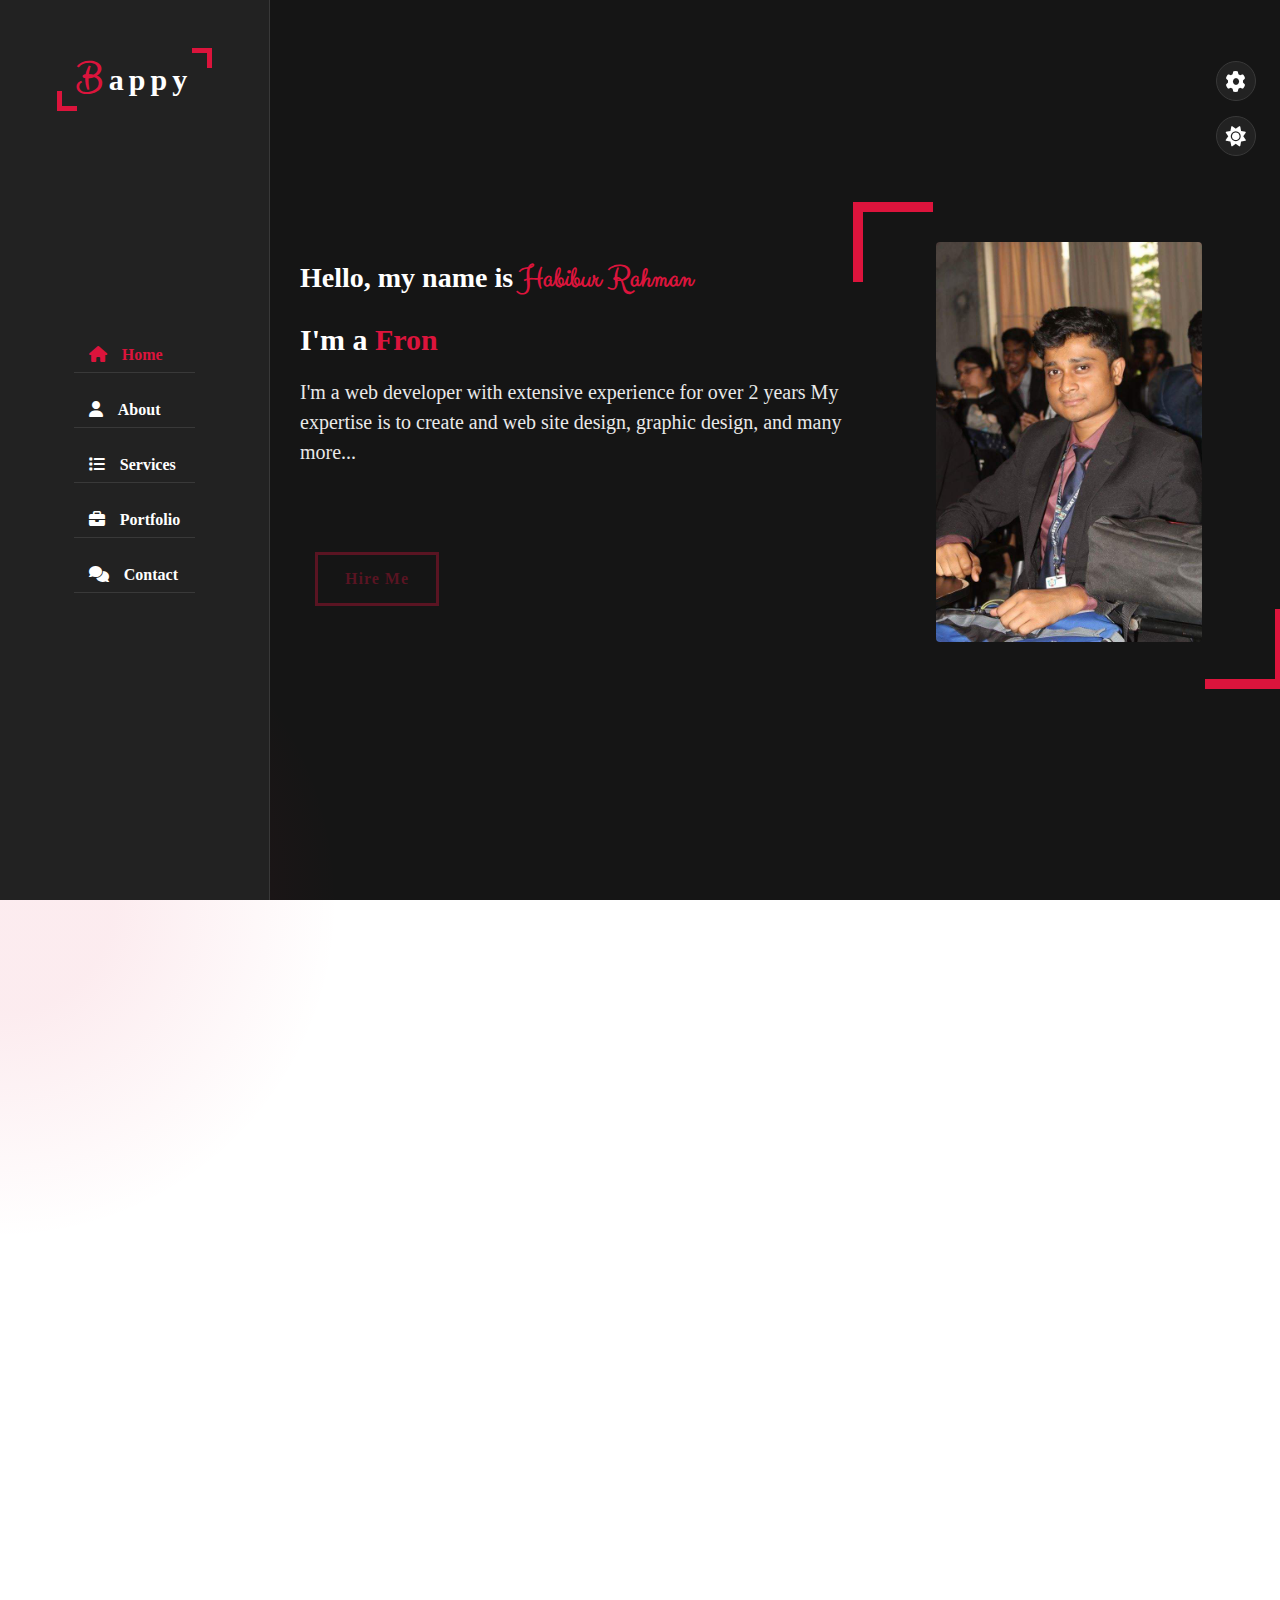
<file: index.html>
<!DOCTYPE html>
<html lang="en">
  <head>
    <meta charset="UTF-8" />
    <meta http-equiv="X-UA-Compatible" content="IE=edge" />
    <meta name="viewport" content="width=device-width, initial-scale=1.0" />
    <link rel="icon" type="image/x-icon" href="./asset/images/favicon1.ico">
    <title>Hr Bappy</title>

    <link rel="stylesheet" href="./asset/css/style.css" />
    <link rel="stylesheet" href="./asset/css/color-1.css" />
    <!-- <link rel="stylesheet" href="./asset/css/libs/all.min.css"> -->
    <link
      rel="stylesheet"
      href="https://cdnjs.cloudflare.com/ajax/libs/font-awesome/6.1.1/css/all.min.css"
    />
    <link
    rel="stylesheet"
    href="./asset/css/cursor.css"
  />

    <link rel="stylesheet" href="./asset/css/color-1.css" class="alternate-style" title="color-1" disabled>
    <link rel="stylesheet" href="./asset/css/color-2.css" class="alternate-style" title="color-2" disabled>
    <link rel="stylesheet" href="./asset/css/color-3.css" class="alternate-style" title="color-3" disabled>
    <link rel="stylesheet" href="./asset/css/color-4.css" class="alternate-style" title="color-4" disabled>
    <link rel="stylesheet" href="./asset/css/color-5.css" class="alternate-style" title="color-5" disabled>

    <link rel="stylesheet" href="./asset/css/style-switcher.css">
  </head>
  <body class="dark">
    <!-- ==== Main Container Start ==== -->
    <div class="main-container">
      <!-- aside  -->
      <div class="aside">
        <div class="logo">
          <a href="./index.html"><span>B</span>appy</a>
        </div>
        <div class="nav-toggler">
          <span id="nav-icon" class="nav-icon-menu"></span>
        </div>
        <ul class="nav">
          <li>
            <a href="#home" id="home-menu" onclick = "navOnClick('home-menu')" class="nav-item"><i class="fa fa-home"></i>Home</a>
          </li>
          <li>
            <a href="#about" id="about-menu" onclick = "navOnClick('about-menu')" class="nav-item"><i class="fa fa-user"></i>About</a>
          </li>
          <li>
            <a href="#services" id="services-menu" onclick = "navOnClick('services-menu')" class="nav-item"><i class="fa fa-list"></i>Services</a>
          </li>
          <li>
            <a href="#portfolio" id="portfolio-menu" onclick = "navOnClick('portfolio-menu')" class="nav-item"><i class="fa fa-briefcase"></i>Portfolio</a>
          </li>
          <!-- <li>
            <a href="#gallery" id="gallery-menu" onclick = "navOnClick('gallery-menu')" class="nav-item"><i class="fa fa-images"></i>Gallery</a>
          </li> -->
          <li>
            <a href="#contact" id="contact-menu" onclick = "navOnClick('contact-menu')" class="nav-item"><i class="fa fa-comments"></i>Contact</a>
          </li>
        </ul>
        <div class="nav-close-sec" style="overflow: hidden;"></div>
      </div>
      
      <!-- aside  -->
      <!-- ==== Main Content Start ==== -->
      <div class="main-content">
        <!-- ==== Home Section Start ==== -->
        <div class="section home" id="home">
          <div class="container">
            <div class="row">
              <div class="home-info padd-15">
                <h3 class="hello">
                  Hello, my name is <span class="name">Habibur Rahman</span>
                </h3>
                <h3 class="my-profession">
                  I'm a <span class="type-writer" data-text="Frontend Designer., Web Developer., ReactJs Developer."></span>
                </h3>
                <p>
                  I'm a web developer with extensive experience for over 2 years
                  My expertise is to create and web site design, graphic design,
                  and many more...
                </p>
                <a href="#contact" class="btn-border">Hire Me</a>
              </div>
              <div class="home-img padd-15">
                <img src="./asset/images/hero-1.jpeg" alt="hero img" />
              </div>
            </div>
          </div>
        </div>
        <!-- ==== Home Section End ==== -->
        <!-- ==== About Section Start ==== -->
        <div class="about section" id="about">
          <div class="container">
            <div class="row">
              <div class="section-title padd-15">
                <div id="about-me-title"></div>
              </div>
            </div>
            <div class="row">
              <div class="about-content padd-15">
                <div class="row">

                  <div class="about-text padd-15">
                    <div class="section-sub-header">
                      <span class="html-code">&lt;h3&gt;</span>
                      <h3 class="v-line-h">I'm Habibur Rahman and <span>Web Developer</span></h3>
                      <span class="html-code">&lt;/h3&gt;</span>
                    </div>
                    <div>
                      <span class="html-code">&lt;p&gt;</span>
                      <p class="v-line-p">
                        Hello! My name is Bappy and I enjoy creating things that live on the internet. My interest in web development started back in 2020 when one of my friend showed something like, he has written his name of a top programmer's profile. I just saw and shocked, I thought a lot about HTML & CSS!<br/><br/>
Fast-forward to today, and I’ve had the privilege of working at an advertising agency and a start-up company. My main focus these days was building accessible, inclusive products and digital experiences at HalcyonBD, ShafaCare, WebX Global Ltd., and SWAP.
                      </p>
                      <span class="html-code">&lt;/p&gt;</span>
                    </div>
                    
                  </div>
                </div>
                <div class="row">
                  <div class="personal-info padd-15">
                    <div class="row">
                      <!-- <div class="item-info padd-15">
                        <p>Birthday : <span>07-07-1997</span></p>
                      </div>
                      <div class="item-info padd-15">
                        <p>Age : <span>00</span></p>
                      </div> -->
                      <div class="item-info padd-15">
                        <p>Website : <span>www.ttt.com</span></p>
                      </div>
                      <div class="item-info padd-15">
                        <p>Email : <span>mdhabiburrb@gmail.com</span></p>
                      </div>
                      <div class="item-info padd-15">
                        <p>Degree : <span>BSC in CSE</span></p>
                      </div>
                      <div class="item-info padd-15">
                        <p>Phone : <span>+880 1994688976</span></p>
                      </div>
                      <div class="item-info padd-15">
                        <p>City : <span>Dhaka</span></p>
                      </div>
                      <div class="item-info padd-15">
                        <p>Freelance : <span>Available</span></p>
                      </div>
                    </div>
                    <div class="row">
                      <div class="buttons padd-15">
                        <!-- <a href="#" class="btn-border ">Download CV</a> -->

                        <a href="./asset/files/CV-Bappy.pdf" target="_blank" class="btn-border">Download CV</a>
                        <a href="#contact" class="btn-border">Hire Me</a>
                      </div>
                    </div>
                  </div>
                  <div class="skills padd-15">
                    <!-- <div class="row">
                      <div class="skill-item padd-15">
                        <h5>CSS</h5>
                        <div class="progress">
                          <div class="progress-in" style="width: 76%"></div>
                          <div class="skill-percent">76%</div>
                        </div>
                      </div>
                      <div class="skill-item padd-15">
                        <h5>JS</h5>
                        <div class="progress">
                          <div class="progress-in" style="width: 86%"></div>
                          <div class="skill-percent">86%</div>
                        </div>
                      </div>
                      <div class="skill-item padd-15">
                        <h5>HTML</h5>
                        <div class="progress">
                          <div class="progress-in" style="width: 90%"></div>
                          <div class="skill-percent">90%</div>
                        </div>
                      </div>
                      <div class="skill-item padd-15">
                        <h5>ReactJS</h5>
                        <div class="progress">
                          <div class="progress-in" style="width: 78%"></div>
                          <div class="skill-percent">78%</div>
                        </div>
                      </div>
                      <div class="skill-item padd-15">
                        <h5>NextJS</h5>
                        <div class="progress">
                          <div class="progress-in" style="width: 70%"></div>
                          <div class="skill-percent">70%</div>
                        </div>
                      </div>
                      <div class="skill-item padd-15">
                        <h5>Bootstrap</h5>
                        <div class="progress">
                          <div class="progress-in" style="width: 80%"></div>
                          <div class="skill-percent">80%</div>
                        </div>
                      </div>
                    </div> -->
                    <div class="row">
                      <div class="skill-title padd-15">                        
                        <div class="d-flex-column">
                            <span class="html-code">&lt;h4&gt;</span>
                            <h4 class="v-line-h">Few technologies I’ve been working with recently:</h4>
                            <span class="html-code">&lt;/h4&gt;</span>                          
                        </div>
                      </div>
                      <div class="skill-body padd-15">
                        <div class="single-skill">
                          <span class="icon">
                            ♦</span>HTML
                        </div>
                        <div class="single-skill">
                          <span class="icon">
                            ♦</span>CSS
                        </div>
                        <div class="single-skill">
                          <span class="icon">
                            ♦</span>SASS
                        </div>
                        <div class="single-skill">
                          <span class="icon">
                            ♦</span>JavaScript
                        </div>
                        <div class="single-skill">
                          <span class="icon">
                            ♦</span>TypeScript
                        </div>
                        <div class="single-skill">
                          <span class="icon">
                            ♦</span>React-Redux
                        </div>
                        <div class="single-skill">
                          <span class="icon">
                            ♦</span>ReactJs
                        </div>
                        <div class="single-skill">
                          <span class="icon">
                            ♦</span>NextJs
                        </div>
                      </div>
                    </div>
                  </div>
                </div>
                <div class="row">
                  <div class="education padd-15">
                      <div class="d-flex-column">
                        <span class="html-code">&lt;h3&gt;</span>
                        <h3 class="title v-line-h">Education</h3>
                        <span class="html-code">&lt;/h3&gt;</span>  
                      </div>
                    
                    <div class="row">
                      <div class="timeline-box padd-15">
                        <div class="timeline shadow-dark">
                          <div class="timeline-item">
                            <div class="circle-dot"></div>
                            <h3 class="timeline-date">
                              <i class="fa fa-calendar"></i>2017 - 2020
                            </h3>
                            <h4 class="timeline-title">
                              <span class="html-code">&lt;h4&gt;</span>
                              <span class="v-line-h">B.Sc. in Computer Science and Engineering</span>
                              <span class="html-code">&lt;/h4&gt;</span>
                            </h4>
                            <div class="d-flex-column">
                              <span class="html-code">&lt;p&gt;</span>
                              <p class="timeline-text v-line-p">
                                <i class="fa fa-university" aria-hidden="true"></i> International University of Business Agriculture and Technology
                              </p>
                              <span class="html-code">&lt;/p&gt;</span>
                            </div>
                          </div>
                          <div class="timeline-item">
                            <div class="circle-dot"></div>
                            <h3 class="timeline-date">
                              <i class="fa fa-calendar"></i>2013 - 2017
                            </h3>
                            <h4 class="timeline-title">
                              <span class="html-code">&lt;h4&gt;</span>
                              <span class="v-line-h">Higher Secondary School Certificate</span>
                              <span class="html-code">&lt;/h4&gt;</span>
                            </h4>
                            <div class="d-flex-column">
                              <span class="html-code">&lt;p&gt;</span>
                              <p class="timeline-text v-line-p">
                                Dr. Afiluddin Degree College, Jashore, Bangladesh
                              </p>
                              <span class="html-code">&lt;/p&gt;</span>
                            </div>
                          </div>
                          <div class="timeline-item">
                            <div class="circle-dot"></div>
                            <h3 class="timeline-date">
                              <i class="fa fa-calendar"></i>2013 - 2015
                            </h3>
                            <h4 class="timeline-title">
                              <span class="html-code">&lt;h4&gt;</span>
                              <span class="v-line-h">Secondary School Certificate</span>
                              <span class="html-code">&lt;/h4&gt;</span>
                            </h4>
                            <div class="d-flex-column">
                              <span class="html-code">&lt;p&gt;</span>
                              <p class="timeline-text v-line-p">D.S.T Secondary School, Jashore, Bangladesh
                              </p>
                              <span class="html-code">&lt;/p&gt;</span>
                            </div>
                          </div>
                        </div>
                      </div>
                    </div>
                  </div>
                  <div class="experience padd-15">
                    <div class="d-flex-column">
                      <span class="html-code">&lt;h3&gt;</span>
                      <h3 class="title v-line-h">Experience</h3>
                      <span class="html-code">&lt;/h3&gt;</span>  
                    </div>
                  
                  <div class="row">
                    <div class="timeline-box padd-15">
                      <div class="timeline shadow-dark">
                        <div class="timeline-item">
                          <div class="circle-dot"></div>
                          <h3 class="timeline-date">
                            <i class="fa fa-calendar"></i>June 2022 - Present
                          </h3>
                          <h4 class="timeline-title">
                            <span class="html-code">&lt;h4&gt;</span>
                            <span class="v-line-h">Front-End Engineer</span>
                            <span class="html-code">&lt;/h4&gt;</span>
                          </h4>
                          <div class="d-flex-column">
                            <span class="html-code">&lt;p&gt;</span>
                            <p class="timeline-text v-line-p">
                              <i class="fa fa-university" aria-hidden="true"></i> SWAP BD Ltd.
                            </p>
                            <span class="html-code">&lt;/p&gt;</span>
                          </div>
                        </div>
                        <div class="timeline-item">
                          <div class="circle-dot"></div>
                          <h3 class="timeline-date">
                            <i class="fa fa-calendar"></i>May 2022 - November 2022
                          </h3>
                          <h4 class="timeline-title">
                            <span class="html-code">&lt;h4&gt;</span>
                            <span class="v-line-h">Front-End Developer</span>
                            <span class="html-code">&lt;/h4&gt;</span>
                          </h4>
                          <div class="d-flex-column">
                            <span class="html-code">&lt;p&gt;</span>
                            <p class="timeline-text v-line-p">
                              <i class="fa fa-university" aria-hidden="true"></i> WebX Global Ltd.
                            </p>
                            <span class="html-code">&lt;/p&gt;</span>
                          </div>
                        </div>
                        <div class="timeline-item">
                          <div class="circle-dot"></div>
                          <h3 class="timeline-date">
                            <i class="fa fa-calendar"></i>March 2021 - February 2022
                          </h3>
                          <h4 class="timeline-title">
                            <span class="html-code">&lt;h4&gt;</span>
                            <span class="v-line-h">Front-End Developer</span>
                            <span class="html-code">&lt;/h4&gt;</span>
                          </h4>
                          <div class="d-flex-column">
                            <span class="html-code">&lt;p&gt;</span>
                            <p class="timeline-text v-line-p">
                              <i class="fa fa-university" aria-hidden="true"></i> Shafa Care Ltd.
                            </p>
                            <span class="html-code">&lt;/p&gt;</span>
                          </div>
                          <a class="explore-more" href="./experience.html">EXPLORE MORE <i class="fa fa-arrow-down"></i> </a>

                        </div>
                        <!-- <div class="timeline-item">
                          <div class="circle-dot"></div>
                          <h3 class="timeline-date">
                            <i class="fa fa-calendar"></i>Sep 2020 - Mar 2021
                          </h3>
                          <h4 class="timeline-title">
                            <span class="html-code">&lt;h4&gt;</span>
                            <span class="v-line-h">Jr. Front-End Developer + Intern</span>
                            <span class="html-code">&lt;/h4&gt;</span>
                          </h4>
                          <div class="d-flex-column">
                            <span class="html-code">&lt;p&gt;</span>
                            <p class="timeline-text v-line-p">
                              <i class="fa fa-university" aria-hidden="true"></i> Halcyon
                            </p>
                            <span class="html-code">&lt;/p&gt;</span>
                          </div>
                        </div> -->

                      </div>
                      
                    </div>
                  </div>
                  
                </div>
                </div>
              </div>
            </div>
          </div>
        </div>
        <!-- ==== About Section End ==== -->
        <!-- ==== Services Section Start ==== -->
        <section class="services section" id="services">
          <div class="container">
            <div class="row">
              <div class="section-title padd-15">
                <div id="services-title"></div>
              </div>
              <div class="services-description d-flex-column">
                <span class="html-code">&lt;h3&gt;</span>
                <h3 class="v-line-h">I design and code beautifully simple things, and I love what I do.</h3>
                <span class="html-code">&lt;/h3&gt;</span>
              </div>
            </div>
            <div class="row">
              <!-- ==== Services Item Start ==== -->
              <div class="service-item padd-20">
                <div class="service_item-inner shadow-dark-hover">
                  <div class="card-top">
                    <div class="icon space">
                      <i class="fa fa-laptop-code"></i>
                    </div>
                    <h4 >
                      <span class="html-code">&lt;h4&gt;</span>
                      <span class="v-line-h">Software Development</span>
                      <span class="html-code">&lt;/h4&gt;</span>
                    </h4>
                  </div>
                  
                  <div>
                    <span class="html-code">&lt;p&gt;</span>
                    <p class="v-line-p">
                      Experienced in both functional and OOP: Java, JavaScript, TypeScript.
                    </p>
                    <span class="html-code">&lt;/p&gt;</span>
                  </div>
                </div>
              </div>
              <!-- ==== Services Item End ==== -->
              <!-- ==== Services Item Start ==== -->
              <div class="service-item padd-20">
                <div class="service_item-inner shadow-dark-hover">
                  <div class="card-top">
                    <div class="icon space">
                      <i class="fa fa-code"></i>
                    </div>
                    <h4>
                      <span class="html-code">&lt;h4&gt;</span>
                      <span class="v-line-h">Frontend: React, NextJS</span>
                      <span class="html-code">&lt;/h4&gt;</span>
                    </h4>
                  </div>
                  
                  <div>
                    <span class="html-code">&lt;p&gt;</span>
                    <p class="v-line-p">
                      Passionate about UI/UX. Over 2 years of development experience in HTML, CSS, SASS, JavaScript, TypeScript, Redux, React and NextJs frameworks.
                    </p>
                    <span class="html-code">&lt;/p&gt;</span>
                  </div>
                </div>
              </div>
              <!-- ==== Services Item End ==== -->
              <!-- ==== Services Item Start ==== -->
              <div class="service-item padd-20">
                <div class="service_item-inner shadow-dark-hover">
                  <div class="card-top">
                    <div class="icon space">
                      <i class="fa fa-palette"></i>
                    </div>
                    <h4 >
                      <span class="html-code">&lt;h4&gt;</span>
                      <span class="v-line-h">Backend: NodeJs</span>
                      <span class="html-code">&lt;/h4&gt;</span>
                  </div>
                  
                  <div>
                    <span class="html-code">&lt;p&gt;</span>
                    <p class="v-line-p">
                      Though have not much professional experience but worked several personal project with NodeJs, Express, MongoDB.
                    </p>
                    <span class="html-code">&lt;/p&gt;</span>
                  </div>
                </div>
              </div>
              <!-- ==== Services Item End ==== -->
              <!-- ==== Services Item Start ==== -->
              <div class="service-item padd-20">
                <div class="service_item-inner shadow-dark-hover">
                  <div class="card-top">
                    <div class="icon space">
                      <i class="fa fa-search"></i>
                    </div>
                    <h4 >
                      <span class="html-code">&lt;h4&gt;</span>
                      <span class="v-line-h">Web Design</span>
                      <span class="html-code">&lt;/h4&gt;</span></h4>
                  </div>
                  
                  <div>
                    <span class="html-code">&lt;p&gt;</span>
                    <p class="v-line-p">
                      Over more than 2 years of experience in web development. Implemented 6+ interactive website using HTML, CSS, JavaScript, TypeScript with the help of JS Library.
                    </p>
                    <span class="html-code">&lt;/p&gt;</span>
                  </div>
                </div>
              </div>
              <!-- ==== Services Item End ==== -->
              <!-- ==== Services Item End ==== -->
            </div>
          </div>
        </section>
        <!-- ==== Services Section End ==== -->
        <!-- ==== Portfolio Section Start ==== -->
        <section class="portfolio section" id="portfolio">
          <div class="container">
            <div class="row">
              <div class="section-title padd-15">
                <div id="portfolio-title"></div>
              </div>
            </div>
            <div class="row">
              <div class="portfolio-heading padd-15">
                <div class="d-flex-column">
                  <span class="html-code">&lt;h2&gt;</span>
                  <h2 class="title v-line-h">My Last Project : </h2>
                  <span class="html-code">&lt;/h2&gt;</span>  
                </div>
              </div>
            </div>
            <div class="row">
              <!-- ==== Portfolio Item Start ==== -->
            <div class="portfolio-item padd-15">
              <div class="portfolio-item-inner shadow-dark">
                <div class="portfolio-img"><img src="./asset/images/project/project-2.jpg" alt="project img"></div>
                <div class="wrapper">
                  Coming soon...
                </div>
              </div>
            </div>
            <!-- ==== Portfolio Item End ==== -->
            <!-- ==== Portfolio Item Start ==== -->
            <div class="portfolio-item padd-15">
              <div class="portfolio-item-inner shadow-dark">
                <div class="portfolio-img"><img src="./asset/images/project/project-4.webp" alt="project img"></div>
                <div class="wrapper">
                  Coming soon...
                </div>
              </div>
            </div>
            <!-- ==== Portfolio Item End ==== -->
            <!-- ==== Portfolio Item Start ==== -->
            <div class="portfolio-item padd-15">
              <div class="portfolio-item-inner shadow-dark">
                <div class="portfolio-img"><img src="./asset/images/project/project-4.webp" alt="project img"></div>
                <div class="wrapper">
                  Coming soon...
                </div>
              </div>
            </div>
            <!-- ==== Portfolio Item End ==== -->
            <!-- ==== Portfolio Item Start ==== -->
            <div class="portfolio-item padd-15">
              <div class="portfolio-item-inner shadow-dark">
                <div class="portfolio-img"><img src="./asset/images/project/project-5.webp" alt="project img"></div>
                <div class="wrapper">
                  Coming soon...
                </div>
              </div>
            </div>
            <!-- ==== Portfolio Item End ==== -->
            <!-- ==== Portfolio Item Start ==== -->
            <div class="portfolio-item padd-15">
              <div class="portfolio-item-inner shadow-dark">
                <div class="portfolio-img"><img src="./asset/images/project/project-6.webp" alt="project img"></div>
                <div class="wrapper">
                  Coming soon...
                </div>
              </div>
            </div>
            <!-- ==== Portfolio Item End ==== -->
            <!-- ==== Portfolio Item Start ==== -->
            <div class="portfolio-item padd-15">
              <div class="portfolio-item-inner shadow-dark">
                <div class="portfolio-img"><img src="./asset/images/project/project-7.jpg" alt="project img"></div>
                <div class="wrapper">
                  Coming soon...
                </div>
              </div>
            </div>
            <!-- ==== Portfolio Item End ==== -->
          </div>
        </section>
        <!-- ==== Portfolio Section End ==== -->
        
        <!-- ==== Portfolio Section Start ==== -->
        
        <!-- ==== Portfolio Section End ==== -->
        <!-- ==== Contact Section Start ==== -->
        <section class="contact section" id="contact">
          <div class="container">
            <div class="row">
              <div class="section-title padd-15">
                <div id="contact-title"></div>
              </div>
            </div>
            <h3 class="contact-title padd-15">Have You Any Question ?</h3>
            <h4 class="contact-sub-title padd-15">I'M AT YOUR SERVICES</h4>
            <div class="row">
              <!-- ==== Contact Info Item Start ==== -->              
              <div class="contact-info-item padd-15">
                <div class="icon"><i class="fa fa-phone"></i></div>
                <h4>Call On</h4>
                <p>+880 1994688976</p>
              </div>
              <!-- ==== Contact Info Item End ==== -->               
              <!-- ==== Contact Info Item Start ==== -->              
              <div class="contact-info-item padd-15">
                <div class="icon"><i class="fa fa-map-marker-alt"></i></div>
                <h4>Office</h4>
                <p>Dhaka</p>
              </div>
              <!-- ==== Contact Info Item End ==== --> 
              <!-- ==== Contact Info Item Start ==== -->              
              <div class="contact-info-item padd-15">
                <div class="icon"><i class="fa fa-envelope"></i></div>
                <h4>Email</h4>
                <p>mdhabiburrb@gmail.com</p>
              </div>
              <!-- ==== Contact Info Item End ==== --> 
              <!-- ==== Contact Info Item Start ==== -->              
              <div class="contact-info-item padd-15">
                <div class="icon"><i class="fa fa-globe-europe"></i></div>
                <h4>Website</h4>
                <p>hr-bappy.github.io/portfolio-v2</p>
              </div>
              <!-- ==== Contact Info Item End ==== -->                
            </div>
            <h3 class="contact-title padd-15">Have You Any Question ?</h3>
            <h4 class="contact-sub-title padd-15">I'M AT YOUR SERVICES</h4>
            <!-- ==== Contact Form ==== -->
            <form class="contact__form">
            <div class="row">
              <div class="contact-form padd-15">
                <div class="row">
                  <div class="form-item col-6 padd-15">
                    <div class="form-group"><input type="text" class="form-control name__" placeholder="Name"></div>
                  </div>
                  <div class="form-item col-6 padd-15">
                    <div class="form-group"><input type="email" class="form-control email__" placeholder="Email" required></div>
                  </div>
                </div>
              </div>
            </div>
            <div class="row">
              <div class="contact-form padd-15">
                <div class="row">
                  <div class="form-item col-12 padd-15">
                    <div class="form-group"><input type="text" class="form-control subject__" placeholder="Subject" required></div>
                  </div>
                  <div class="form-item col-12 padd-15">
                    <div class="form-group"><textarea name="" id="" class="form-control message__" placeholder="Message" required></textarea></div>
                  </div>
                  <div class="form-item col-12 padd-15">
                    <button type="submit" class="btn submit__btn">Send Message</button>
                  </div>
                </div>
              </div>
            </div>
            </form>

          </div>
        </section>
        <!-- ==== Contact Section End ==== -->
            </div>
      </div>
      <!-- ==== Main Content End ==== -->
      <!-- ==== Style Switcher Start ==== -->
      <div class="style-switcher">
        <div class="style-switcher-toggler s-icon">
          <i class=" fas fas fa-cog fa-spin"></i>
        </div>
        <div class="daynight s-icon">
          <i class="fas "></i>
        </div>
        <h4>Theme Colors</h4>
        <div class="colors">
          <span class="color-1" onclick="setActiveStyle('color-1')"></span>
          <span class="color-2" onclick="setActiveStyle('color-2')"></span>
          <span class="color-3" onclick="setActiveStyle('color-3')"></span>
          <span class="color-4" onclick="setActiveStyle('color-4')"></span>
          <span class="color-5" onclick="setActiveStyle('color-5')"></span>
          <span class="color-6" onclick="setActiveStyle('color-6')"></span>
        </div>
      </div>
      <!-- ==== Style Switcher End ==== -->
    </div>
    <!-- ==== Main Container End ==== -->

    <div id="mouse-circle"></div>


    <script>
      const navOnClick = (Id) => {
        const navItem = document.querySelectorAll('.nav-item');
        for(let i = 0; i< navItem.length; i++) {
          navItem[i].classList.remove('active')
        }
        const activeNav = document.getElementById(Id);
        activeNav.classList.add('active')
      }
    </script>

    <!-- send message -->
    <script>
      const form = document.querySelector('.contact__form')

      const sendMessage = (e) => {
        e.preventDefault();
        // const name = document.querySelector('.name__'),
        email = document.querySelector('.email__'),
        subject = document.querySelector('.subject__'),
        message = document.querySelector('.message__');
        message='From Web:: '+message;

        console.log('object', email.value);

        Email.send({
            SecureToken : "6671ab98-9c97-45fc-8dae-057f52d7f76d",
            To : 'mdhabiburrb@gmail.com',
            From : email.value,
            Subject : subject.value,
            Body : message.value
        }).then(
          message => alert(message)
        );
      }
      
      form.addEventListener('submit', sendMessage)

    </script>


		<script>
			let circle = document.getElementById("mouse-circle");
			const onMouseMove = (e) => {
				circle.style.left = e.pageX + "px";
				circle.style.top = e.pageY + "px";
			};
			document.addEventListener("mousemove", onMouseMove);
		</script>

    <script src="./asset/js/style-switcher.js"></script>
    <script src="./asset/js/type-writter.js"></script>
    <script src="./asset/js/script.js"></script>
    <script src="https://smtpjs.com/v3/smtp.js"></script>
  </body>
</html>
</file>
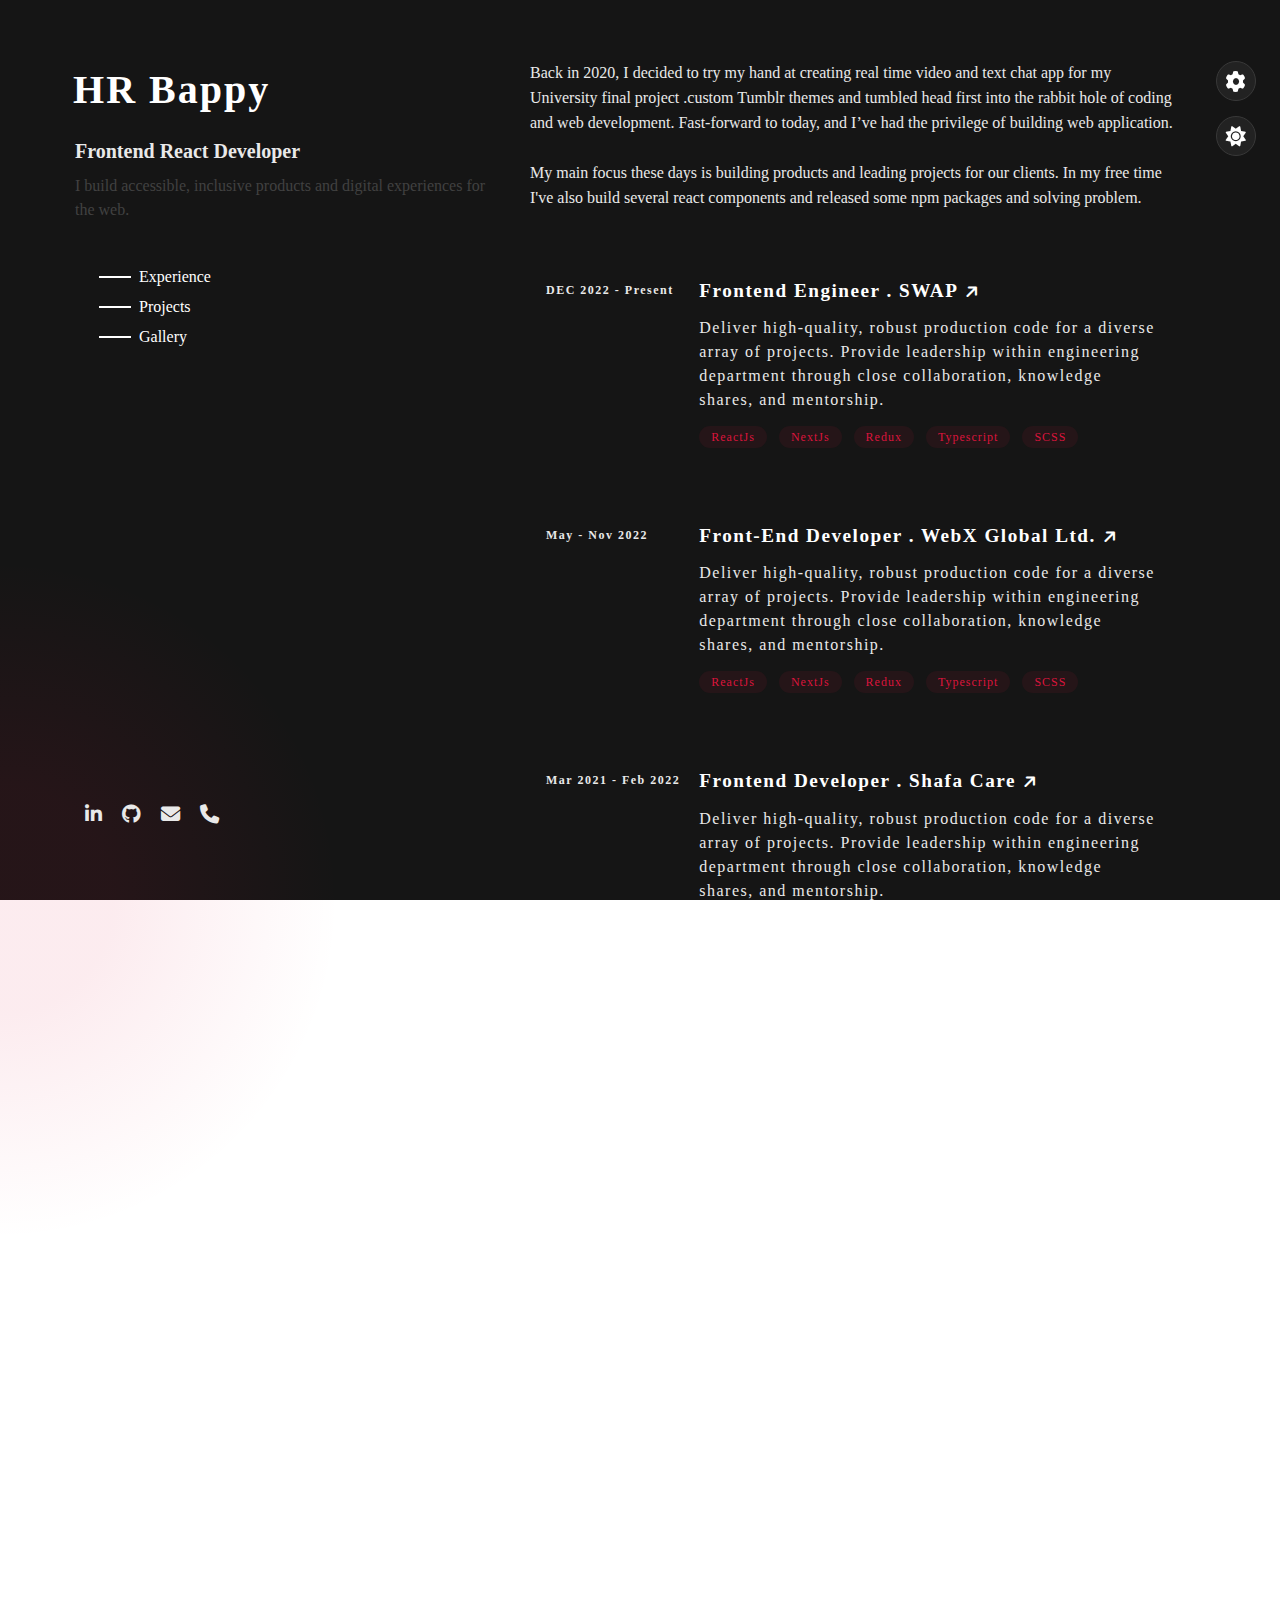
<file: experience.html>
<!DOCTYPE html>
<html lang="en">
	<head>
		<meta charset="UTF-8" />
		<meta http-equiv="X-UA-Compatible" content="IE=edge" />
		<meta name="viewport" content="width=device-width, initial-scale=1.0" />
		<link rel="icon" type="image/x-icon" href="./asset/images/favicon1.ico" />
		<title>Hr Bappy</title>

		<link rel="stylesheet" href="./asset/css/style.css" />
		<link rel="stylesheet" href="./asset/css/color-1.css" />
		<!-- <link rel="stylesheet" href="./asset/css/libs/all.min.css"> -->
		<link
			rel="stylesheet"
			href="https://cdnjs.cloudflare.com/ajax/libs/font-awesome/6.1.1/css/all.min.css"
		/>
		<link rel="stylesheet" href="./asset/css/cursor.css" />

		<link
			rel="stylesheet"
			href="./asset/css/color-1.css"
			class="alternate-style"
			title="color-1"
			disabled
		/>
		<link
			rel="stylesheet"
			href="./asset/css/color-2.css"
			class="alternate-style"
			title="color-2"
			disabled
		/>
		<link
			rel="stylesheet"
			href="./asset/css/color-3.css"
			class="alternate-style"
			title="color-3"
			disabled
		/>
		<link
			rel="stylesheet"
			href="./asset/css/color-4.css"
			class="alternate-style"
			title="color-4"
			disabled
		/>
		<link
			rel="stylesheet"
			href="./asset/css/color-5.css"
			class="alternate-style"
			title="color-5"
			disabled
		/>

		<link rel="stylesheet" href="./asset/css/style-switcher.css" />
	</head>
	<body class="dark">
		<!-- ==== Main Container Start ==== -->
		<div class="experience-page main-container">
			<div class="container">
				<div class="row w-100">
					<div class="left">
						<div>
							<div class="section-title">
								<div id="experience-title"></div>
								<h3>Frontend React Developer</h3>
								<p>
									I build accessible, inclusive products and digital experiences
									for the web.
								</p>
							</div>

							<div class="tab-section">
								<ul class="option">
									<li><a href="#experience">Experience</a></li>
									<li><a href="#projects">Projects</a></li>
									<li><a href="#gallery">Gallery</a></li>
								</ul>
							</div>
						</div>
						<ul class="social-link">
							<li><a href="https://www.linkedin.com/in/habibur-rahman-06166b1b6/"><i class="fab fa-linkedin-in"></i></a></li>
							<li><a href="https://github.com/HR-Bappy"><i class="fab fa-github"></i></a></li>
							<li><a href="mailto:mdhabiburrb@gmail.com"><i class="fa fa-envelope"></i></a></li>
							<li><a href="tel:+8801994688976"><i class="fa fa-phone"></i></a></li>
						</ul>
					</div>
					<div id="rightSec" class="right">
						<p class="about-me">
							Back in 2020, I decided to try my hand at creating real time video
							and text chat app for my University final project .custom Tumblr
							themes and tumbled head first into the rabbit hole of coding and
							web development. Fast-forward to today, and I’ve had the privilege
							of building web application.
							<br />
							<br />
							My main focus these days is building products and leading projects
							for our clients. In my free time I've also build several react
							components and released some npm packages and solving problem.
						</p>

						<div id="experience" class="experience-list" onload="amICall()">
							<a href="https://swap.com.bd/">
								<div class="single-experience">
									<div class="time-range">DEC 2022 - Present</div>
									<div class="description">
										<p class="title">
											Frontend Engineer . SWAP <i class="fa fa-arrow-right"></i>
										</p>
										<p>
											Deliver high-quality, robust production code for a diverse
											array of projects. Provide leadership within engineering
											department through close collaboration, knowledge shares,
											and mentorship.
										</p>
										<div class="expertise">
											<span>ReactJs</span>
											<span>NextJs</span>
											<span>Redux</span>
											<span>Typescript</span>
											<span>SCSS</span>
										</div>
									</div>
								</div>
							</a>
							<a href="http://webx.xyz/">
								<div class="single-experience">
									<div class="time-range">May - Nov 2022</div>
									<div class="description">
										<p class="title">
											Front-End Developer . WebX Global Ltd.
											<i class="fa fa-arrow-right"></i>
										</p>
										<p>
											Deliver high-quality, robust production code for a diverse
											array of projects. Provide leadership within engineering
											department through close collaboration, knowledge shares,
											and mentorship.
										</p>
										<div class="expertise">
											<span>ReactJs</span>
											<span>NextJs</span>
											<span>Redux</span>
											<span>Typescript</span>
											<span>SCSS</span>
										</div>
									</div>
								</div>
							</a>
							<a href="https://shafa.care/">
								<div class="single-experience">
									<div class="time-range">Mar 2021 - Feb 2022</div>
									<div class="description">
										<p class="title">
											Frontend Developer . Shafa Care
											<i class="fa fa-arrow-right"></i>
										</p>
										<p>
											Deliver high-quality, robust production code for a diverse
											array of projects. Provide leadership within engineering
											department through close collaboration, knowledge shares,
											and mentorship.
										</p>
										<div class="expertise">
											<span>ReactJs</span>
											<span>NextJs</span>
											<span>Redux</span>
											<span>JavaScript</span>
											<span>CSS</span>
											<span>Bootstrap</span>
										</div>
									</div>
								</div>
							</a>
							<a href="https://halcyonbd.com/">
								<div class="single-experience">
									<div class="time-range">Sep 2020 - Mar 2021</div>
									<div class="description">
										<p class="title">
											Intern + Front-End Developer . HalcyonBD
											<i class="fa fa-arrow-right"></i>
										</p>
										<p>
											Deliver high-quality, robust production code for a diverse
											array of projects. Provide leadership within engineering
											department through close collaboration, knowledge shares,
											and mentorship.
										</p>
										<div class="expertise">
											<span>ReactJs</span>
											<span>Javascript</span>
											<span>HTML</span>
											<span>CSS</span>
											<span>Bootstrap</span>
										</div>
									</div>
								</div>
							</a>
							<!-- <a href="http://webx.xyz/">
								<div class="single-experience">
									<div class="time-range">DEC 2022 - Present</div>
									<div class="description">
										<p class="title">
											Frontend Engineer . SWAP <i class="fa fa-arrow-right"></i>
										</p>
										<p>
											Deliver high-quality, robust production code for a diverse
											array of projects. Provide leadership within engineering
											department through close collaboration, knowledge shares,
											and mentorship.
										</p>
										<div class="expertise">
											<span>ReactJs</span>
											<span>NextJs</span>
											<span>Redux</span>
											<span>Typescript</span>
											<span>SCSS</span>
										</div>
									</div>
								</div>
							</a> -->
						</div>

						<div
							id="projects"
							class="project-list"
							style="min-height: 100vh"
							onload="amICall"
						>
							<div class="single-project">
								<h2>Coming soon...</h2>
							</div>
						</div>

						<div
							id="gallery"
							class="gallery"
							style="min-height: 100vh"
							onload="amICall()"
						>
							<div class="single-project">
								<h2>Coming soon...</h2>
							</div>
						</div>
					</div>
				</div>
			</div>

			<!-- ==== Style Switcher Start ==== -->
			<div class="style-switcher">
				<div class="style-switcher-toggler s-icon">
					<i class="fas fas fa-cog fa-spin"></i>
				</div>
				<div class="daynight s-icon">
					<i class="fas"></i>
				</div>
				<h4>Theme Colors</h4>
				<div class="colors">
					<span class="color-1" onclick="setActiveStyle('color-1')"></span>
					<span class="color-2" onclick="setActiveStyle('color-2')"></span>
					<span class="color-3" onclick="setActiveStyle('color-3')"></span>
					<span class="color-4" onclick="setActiveStyle('color-4')"></span>
					<span class="color-5" onclick="setActiveStyle('color-5')"></span>
					<span class="color-6" onclick="setActiveStyle('color-6')"></span>
				</div>
			</div>
			<!-- ==== Style Switcher End ==== -->
		</div>
    <div id="mouse-circle"></div>


		<script>
			let circle = document.getElementById("mouse-circle");
			const onMouseMove = (e) => {
				circle.style.left = e.pageX + "px";
				circle.style.top = e.pageY + "px";
			};
			document.addEventListener("mousemove", onMouseMove);
		</script>

		<script src="./asset/js/style-switcher.js"></script>
		<script src="./asset/js/script.js"></script>
	</body>
</html>
</file>
<file: asset/css/style.css>
@import url("https://fonts.googleapis.com/css2?family=Clicker+Script&family=Poppins:wght@200;300;400;500;600;700&display=swap");
:root {
	--bg-black-900: #f2f2fc;
	--bg-black-100: #fdf9ff;
	--bg-black-50: #e8dfec;
	--bg-black-10: #e8dfecae;
	--text-black-900: #302e4d;
	--text-black-700: #504e70;
	--text-black-500: #929292;
	--bg-transparent: #e8dfec79;
}
html {
	scroll-behavior: smooth;
}
body.dark {
	--bg-black-900: #151515;
	--bg-black-100: #222222;
	--bg-black-50: #393939;
	--bg-black-10: #39393974;
	--text-black-900: #fff;
	--text-black-700: #e9e9e9;
	--text-black-500: #414141;
	--bg-transparent: #39393979;
}
body {
	line-height: 1.5;
	font-size: 16px;
	font-family: "Poppins" sans-serif;
	overflow: hidden;
  scroll-behavior: smooth;
}
* {
	margin: 0;
	padding: 0;
	outline: none;
	text-decoration: none;
	box-sizing: border-box;
}
ul {
	list-style: none;
}
::before,
::after {
	box-sizing: border-box;
}
.section {
	background: var(--bg-black-900);
	min-height: 100vh;
	display: block;
	padding: 0 30px;
	opacity: 1;
}
.hidden {
	display: none !important;
}
.main-content {
	padding-left: 270px;
  max-height: 100vh;
  height: 100%;
	scroll-behavior: smooth;

  overflow-y: auto;
}
.padd-15 {
	padding-left: 15px;
	padding-right: 15px;
}
.padd-20 {
	padding-left: 20px;
	padding-right: 20px;
}
.container {
	max-width: 1100px;
	width: 100%;
	margin: auto;
	position: relative;
	z-index: 5;
}
.container-lg {
	max-width: 1320px;
	width: 100%;
	margin: auto;
	position: relative;
	z-index: 5;
}

.section .container {
	padding-top: 60px;
	padding-bottom: 70px;
}
.section-title {
	flex: 0 0 100%;
	max-width: 100%;
	margin-bottom: 60px;
}
.section-title h2 {
	padding-left: 2px;
	font-size: 40px;
	color: var(--text-black-900);
	font-weight: 700;
	position: relative;
}
.section-title h2::before {
	content: "";
	height: 4px;
	width: 50px;
	background: var(--skin-color);
	position: absolute;
	top: 100%;
	left: 0;
}
.section-title h2::after {
	content: "";
	height: 4px;
	width: 25px;
	background: var(--skin-color);
	position: absolute;
	top: 100%;
	left: 0;
	margin-top: 8px;
}
.services-description {
	margin-bottom: 30px;
}
.services-description h3 {
	color: var(--text-black-900);
}
.row {
	display: flex;
	flex-wrap: wrap;
	margin-left: -15px;
	margin-right: -15px;
	position: relative;
}
.btn {
	font-size: 16px;
	font-weight: 500;
	padding: 15px 35px;
	background: var(--skin-color);
	color: white;
	border: none;
	border-radius: 8px;
	display: inline-block;
	white-space: nowrap;
	transition: all 0.3s ease;
}
.d-flex-column {
	display: flex;
	flex-direction: column;
}
.btn:hover {
	transform: scale(1.05);
}
.shadow-dark {
	box-shadow: 0 0 20px rgba(48, 46, 77, 0.15);
}
.shadow-dark-hover:hover {
	box-shadow: 0 0 20px rgba(48, 46, 77, 0.15);
}
.letter {
	padding: 0;
	margin: 0 -4px;
}
.section-sub-header {
	margin-bottom: 15px;
}
.space {
	margin-right: 12px;
}
.mt-5 {
	margin-top: 3rem;
}
.w-100 {
	width: 100%;
}

.html-code {
	letter-spacing: 1px;
	word-spacing: 8px;
	font-size: 13px;
	text-transform: lowercase;
	color: var(--text-black-500);
}

/* aside css  */
.aside {
	width: 270px;
	background: var(--bg-black-100);
	border-right: 1px solid var(--bg-black-50);
	position: fixed;
	left: 0;
	top: 0;
	padding: 30px;
	height: 100%;
	display: flex;
	justify-content: center;
	align-items: center;
	z-index: 10;
	transition: all 0.35s ease-in-out;
}
.collapge-bar .aside {
	transform: translateX(-100%);
}
.aside .logo {
	position: absolute;
	top: 50px;
	font-size: 30px;
}
.aside .logo a {
	color: var(--text-black-900);
	font-weight: 700;
	padding: 15px 20px;
	font-size: 30px;
	letter-spacing: 5px;
	position: relative;
}
.aside .logo a span {
	color: var(--skin-color);
	font-family: "Clicker Script", cursive;
	font-size: 40px;
}
.aside .logo a::before {
	content: "";
	position: absolute;
	width: 20px;
	height: 20px;
	border-bottom: 5px solid var(--skin-color);
	border-left: 5px solid var(--skin-color);
	bottom: 0;
	left: 0;
}
.aside .logo a::after {
	content: "";
	position: absolute;
	width: 20px;
	height: 20px;
	border-top: 5px solid var(--skin-color);
	border-right: 5px solid var(--skin-color);
	right: 0;
	top: 0;
}
.aside .nav-toggler {
	height: 40px;
	width: 45px;
	border: 1px solid var(--bg-black-50);
	cursor: pointer;
	position: fixed;
	left: 20px;
	top: 20px;
	border-radius: 5px;
	background: var(--bg-black-100);
	display: none;
	align-items: center;
	justify-content: center;
}
.aside .nav-toggler .nav-icon-menu {
	height: 2px;
	width: 18px;
	background: var(--skin-color);
	display: inline-block;
	position: relative;
	margin-left: 12px;
	margin-bottom: -2px;
	transition: all 0.35s ease-in-out;
}
.aside .nav-toggler .nav-icon-menu::before {
	content: "";
	height: 2px;
	width: 18px;
	background: var(--skin-color);
	position: absolute;
	top: -6px;
	left: 0;
	transition: all 0.35s ease-in-out;
}
.aside .nav-toggler .nav-icon-menu::after {
	content: "";
	height: 2px;
	width: 18px;
	background: var(--skin-color);
	position: absolute;
	top: 6px;
	left: 0;
	transition: all 0.35s ease-in-out;
}
/* .show-side-nav  */
.aside .nav-toggler .nav-icon-close {
	display: none;
	height: 2px;
	width: 18px;
	background: var(--skin-color);
	display: inline-block;
	position: relative;
	margin-left: 12px;
	margin-bottom: -2px;
	transform: rotate(45deg);
	transition: all 0.35s ease-in-out;
}
.aside .nav-toggler .nav-icon-close::after {
	content: "";
	height: 2px;
	width: 18px;
	background: var(--skin-color);
	position: absolute;
	top: 0px;
	left: 0;
	transform: rotate(90deg);
	transition: all 0.35s ease-in-out;
}
.aside .nav {
	margin-top: 50px;
	position: relative;
}
.aside .nav li {
	margin-bottom: 20px;
	display: block;
}
.aside .nav li a {
	font-size: 16px;
	font-weight: 600;
	display: block;
	color: var(--text-black-900);
	border-bottom: 1px solid var(--bg-black-50);
	padding: 5px 15px;
}
.aside .nav li a.active {
	color: var(--skin-color);
}
.aside .nav li a i {
	margin-right: 15px;
}
.aside .collapge-sitebar {
	position: absolute;
	right: 0;
	padding: 5px;
	border: 1px solid red;
	border-right-color: transparent;
	border-top-left-radius: 5px;
	border-bottom-left-radius: 5px;
}
.aside .nav-close-sec {
	position: fixed;
	top: 0;
	bottom: 0;
	right: -100%;
	width: calc(100vw - 270px);
	background: var(--bg-transparent);
	transition: all 0.45s ease-in-out;
	z-index: 9;
}
/* Home */
.home {
	min-height: 100vh;
	display: flex;
	color: var(--text-black-900);
}
.home .home-info {
	flex: 0 0 60%;
	max-width: 60%;
}
h3.hello {
	font-size: 28px;
	margin: 15px 0;
}
h3.hello span {
	font-family: "Clicker Script", cursive;
	font-size: 30px;
	font-weight: 700;
	color: var(--skin-color);
}
h3.my-profession {
	font-size: 30px;
	margin: 15px 0;
}
h3.my-profession .type-writer {
	color: var(--skin-color);
}
.home-info p {
	margin-bottom: 70px;
	font-size: 20px;
	color: var(--text-black-700);
}
.home .home-img {
	flex: 0 0 40%;
	max-width: 40%;
	text-align: center;
	position: relative;
}
.home .home-img::after {
	content: "";
	position: absolute;
	height: 80px;
	width: 80px;
	border-bottom: 10px solid var(--skin-color);
	border-right: 10px solid var(--skin-color);
	right: -20px;
	bottom: -40px;
}
.home .home-img::before {
	content: "";
	position: absolute;
	height: 80px;
	width: 80px;
	border-top: 10px solid var(--skin-color);
	border-left: 10px solid var(--skin-color);
	left: -20px;
	top: -40px;
}
.home .home-img img {
	height: 400px;
	margin: auto;
	border-radius: 4px;
}

/* About */
.about .about-content {
	flex: 00 100%;
	max-width: 100%;
}
.about .about-content .about-text {
	flex: 0 0 100%;
	max-width: 100%;
}
.about .about-content .about-text h3 {
	font-size: 24px;
	font-weight: 700;
	color: var(--text-black-900);
}
.about .about-content .about-text h3 span {
	color: var(--skin-color);
}
.about .about-content .about-text p {
	font-size: 16px;
	line-height: 25px;
	color: var(--text-black-700);
}
.about .about-content .personal-info {
	flex: 0 0 60%;
	max-width: 60%;
	margin-top: 40px;
}
.about .about-content .personal-info .item-info {
	flex: 0 0 50%;
	max-width: 50%;
}
.about .about-content .personal-info .item-info p {
	font-weight: 600;
	padding: 10px 0;
	font-size: 16px;
	color: var(--text-black-900);
	border-bottom: 1px solid var(--bg-black-50);
}
.about .about-content .personal-info .item-info p span {
	color: var(--text-black-700);
	font-weight: 400;
	margin-left: 4px;
	display: inline-block;
}
.about .about-content .personal-info .buttons {
	margin-top: 30px;
}
.about .about-content .personal-info .buttons .btn {
	margin-right: 15px;
	margin-top: 10px;
}
.about .about-content .skills {
	flex: 0 0 40%;
	max-width: 40%;
	margin-top: 40px;
}
/* .about .about-content .skills .skill-item {
  flex: 0 0 100%;
  max-width: 100%;
  margin-bottom: 25px;
}
.about .about-content .skills .skill-item h5 {
  line-height: 40px;
  font-weight: 600;
  font-size: 16px;
  color: var(--text-black-900);
}
.about .about-content .skills .skill-item .progress {
  background-color: var(--bg-black-50);
  height: 7px;
  border-radius: 4px;
  width: 100%;
  position: relative;
}
.about .about-content .skills .skill-item .progress .progress-in {
  position: absolute;
  left: 0;
  top: 0;
  height: 100%;
  border-radius: 4px;
  background-color: var(--skin-color);
}
.about .about-content .skills .skill-item .skill-percent {
  position: absolute;
  right: 0;
  color: var(--text-black-900);
  top: -40px;
  font-weight: 400;
  line-height: 40px;
} */
.about .about-content .skills .skill-title h4 {
	color: var(--text-black-900);
}
.about .about-content .skills .skill-body {
	display: flex;
	flex-wrap: wrap;
}
.about .about-content .skills .skill-body .single-skill {
	flex: 0 0 50%;
	max-width: 50%;
	margin-top: 15px;
	color: var(--text-black-700);
}
.about .about-content .skills .skill-body .single-skill .icon {
	color: var(--skin-color);
	margin-right: 5px;
}
.about .about-content .education,
.about .about-content .experience {
	flex: 0 0 50%;
	max-width: 50%;
	margin-top: 30px;
}

.about .about-content .education .d-flex-column,
.about .about-content .experience .d-flex-column {
	margin-bottom: 30px;
}
.about .about-content h3.title {
	font-size: 24px;
	font-weight: 700;
	color: var(--text-black-900);
}
.about .about-content .timeline-box {
	flex: 0 0 100%;
	max-width: 100%;
}
.about .about-content .timeline {
	/* position: relative; */
	background-color: var(--bg-black-100);
	padding: 30px 15px;
	border: 1px solid var(--bg-black-50);
	border-radius: 10px;
	width: 100%;
	position: relative;
}
.about .about-content .timeline .timeline-item {
	position: relative;
	padding-left: 37px;
	padding-bottom: 50px;
}
.about .about-content .timeline .timeline-item::before {
	content: "";
	position: absolute;
	left: 7px;
	top: 0;
	width: 1px;
	height: 100%;
	background-color: var(--skin-color);
}
.about .about-content .timeline .timeline-item:last-child {
	padding-bottom: 0;
}
.about .about-content .timeline .circle-dot {
	position: absolute;
	left: 0;
	top: 0;
	height: 15px;
	width: 15px;
	border-radius: 50%;
	background-color: var(--skin-color);
}
.about .about-content .timeline .timeline-date {
	font-weight: 400;
	font-size: 14px;
	margin-bottom: 12px;
	color: var(--text-black-700);
}
.about .about-content .timeline .timeline-date .fa {
	margin-right: 5px;
}
.about .about-content .timeline .timeline-title {
	font-weight: 700;
	font-size: 18px;
	margin-bottom: 15px;
	text-transform: capitalize;
	color: var(--text-black-900);
	display: flex;
	flex-direction: column;
}
.about .about-content .timeline .timeline-text {
	line-height: 25px;
	font-size: 16px;
	text-align: justify;
	color: var(--text-black-700);
}

.about .about-content .timeline-box .explore-more {
	position: absolute;
	top: 0;
	right: 20px;
	width: 20px;
	padding: 0 5px;
	height: 200px;
	word-break: break-all;
	line-height: 16px;
	cursor: pointer;
	color: var(--text-black-900);
	transition: 0.3s ease-in-out;
	letter-spacing: 1px;
}
.about .about-content .timeline-box .explore-more:hover {
	color: var(--skin-color);
}
.about .about-content .timeline-box .explore-more span {
	display: block;
	margin-top: 5px;
	transform: rotate(90deg);
	background-color: green;
}
.timeline-box .explore-more .fa {
	animation: upDownAnime 1.5s linear infinite;
}
@keyframes upDownAnime {
	0%,
	100% {
		transform: translateY(0);
	}
	50% {
		opacity: 0.5;
		transform: translateY(20px);
	}
}

/* service */
.services .container {
	padding-bottom: 40px;
}
.services .service-item {
	flex: 0 0 33.33%;
	max-width: 33.33%;
	/* margin-top: 30px;   */
	margin-bottom: 30px;
}
.services .service-item .service-item-inner {
	background-color: var(--bg-black-100);
	border: 1px solid var(--bg-black-50);
	border-radius: 10px;
	padding: 30px 15px;
	text-align: center;
	transition: all 0.3s ease;
}
/* .services .service-item .service-item-inner .icon {
  height: 60px;
  width: 60px;
  border-radius: 50%;
  margin: 0 auto 30px;
  text-align: center;
  transition: all 0.3s ease;
}
.services .service-item .service-item-inner .icon .fa {
  font-size: 40px;
  line-height: 60px;
  color: var(--skin-color);
}
.services .service-item .service-item-inner:hover .icon {
  background-color: var(--skin-color);
}
.services .service-item .service-item-inner:hover .icon .fa {
  font-size: 25px;
  color: #fff;
}
.services .service-item .service-item-inner h4 {
  font-size: 18px;
  margin-bottom: 15px;
  color: var(--text-black-900);
  font-weight: 700;
  text-transform: capitalize;
}
.services .service-item .service-item-inner p {
  font-size: 16px;
  color: var(--text-black-700);
  line-height: 25px;
}

 */

.services .service-item .service_item-inner {
	background-color: var(--bg-black-100);
	border: 1px solid var(--bg-black-50);
	border-radius: 10px;
	padding: 30px 15px;
	transition: all 0.3s ease;
	height: 100%;
}
.service_item-inner .card-top {
	display: flex;
}
.service_item-inner .icon {
	height: 60px;
	width: 60px;
	border-radius: 50%;
	text-align: center;
	transition: all 0.3s ease;
	margin-right: 20px;
}
.services .service-item .service_item-inner .icon .fa {
	font-size: 40px;
	line-height: 60px;
	color: var(--skin-color);
}
.services .service-item .service_item-inner:hover .icon {
	background-color: var(--skin-color);
}
.services .service-item .service_item-inner:hover .icon .fa {
	font-size: 25px;
	color: #fff;
}
.service_item-inner .card-top h4 {
	display: flex;
	flex-direction: column;
	font-size: 18px;
	margin-bottom: 15px;
	color: var(--text-black-900);
	font-weight: 700;
}
.service_item-inner p {
	color: var(--text-black-700);
}
.v-line-h {
	position: relative;
	padding-left: 30px;
}
.v-line-p {
	position: relative;
	padding-left: 30px;
}
.v-line-h::before,
.v-line-p::before {
	content: "";
	position: absolute;
	border-left: 1px solid var(--text-black-500);
	left: 15px;
	top: 0;
	bottom: 0;
}
.v-line-p::before {
	left: 10px;
}

/* portfolio  */
.portfolio .container {
	padding-bottom: 40px;
}
.portfolio .portfolio-heading {
	flex: 0 0 100%;
	max-width: 100%;
	margin-bottom: 40px;
}
.portfolio .portfolio-heading h2 {
	color: var(--text-black-900);
	font-weight: 500;
}
.portfolio .portfolio-item {
	flex: 0 0 33.33%;
	min-width: 33.33%;
	margin-bottom: 30px;
}
.portfolio .portfolio-item-inner {
	border: 6px solid var(--bg-black-100);
	border-radius: 10px;
	overflow: hidden;
	cursor: pointer;
	position: relative;
}
.portfolio .portfolio-item-inner .portfolio-img img {
	width: 100%;
	display: block;
}
.portfolio .portfolio-item-inner .wrapper {
	position: absolute;
	top: 0;
	left: 0;
	right: 0;
	bottom: 0;

	background-color: var(--bg-black-100);
	border: 1px solid var(--bg-black-50);
	display: flex;
	align-items: center;
	justify-content: center;
	opacity: 0;
	transition: all 0.3s ease-in-out;
}
.portfolio .portfolio-item-inner:hover .wrapper {
	opacity: 1;
}

/* contact  */
.contact-title {
	color: var(--skin-color);
	text-align: center;
	font-size: 25px;
	margin-bottom: 20px;
}
.contact-sub-title {
	color: var(--text-black-900);
	text-align: center;
	font-size: 15px;
	margin-bottom: 60px;
}
.contact .contact-info-item {
	flex: 0 0 25%;
	min-width: 25%;
	text-align: center;
	margin-bottom: 60px;
}
.contact .contact-info-item .icon {
	display: inline-block;
}
.contact .contact-info-item .icon .fa {
	font-size: 25px;
	color: var(--skin-color);
}
.contact .contact-info-item h4 {
	font-size: 18px;
	font-size: 700;
	color: var(--text-black-900);
	text-transform: capitalize;
	margin: 15px 0 5px;
}
.contact .contact-info-item p {
	font-size: 16px;
	line-height: 25px;
	color: var(--text-black-700);
}
.contact .contact-form {
	flex: 0 0 100%;
	max-width: 100%;
}
.contact .contact-form .col-6 {
	flex: 0 0 50%;
	max-width: 50%;
}
.contact .contact-form .col-12 {
	flex: 0 0 100%;
	max-width: 100%;
}
.contact .contact-form .form-item {
	margin-bottom: 30px;
}
.contact .contact-form .form-item .form-control {
	width: 100%;
	height: 50px;
	border-radius: 25px;
	background: var(--bg-black-100);
	border: 1px solid var(--bg-black-50);
	padding: 10px 25px;
	font-size: 16px;
	color: var(--text-black-700);
	transition: all 0.3s ease;
}
.contact .contact-form .form-item .form-control:focus {
	box-shadow: 0 0 20px rgba(48, 46, 77, 0.15);
}
.contact .contact-form .form-item textarea.form-control {
	height: 140px;
	max-width: 100%;
}
.contact .contact-form .btn {
	height: 50px;
	padding: 0 50px;
	cursor: pointer;
}

/* media  */
@media (max-width: 1199px) {
	.aside .nav-toggler {
		display: block;
	}
	.aside {
		left: -270px;
	}
	.show-side-nav {
		left: 0 !important;
		transition: all 0.35s ease-in-out;
	}
	.main-content {
		padding-left: 0;
	}
	.about .about-content .personal-info .item-info p span {
		display: block;
		margin-left: 0;
	}
}
@-webkit-keyframes animation1 {
	0% {
		left: -100%;
	}
	50% {
		left: -135px;
	}
	100% {
		left: 0px;
	}
}
@media (max-width: 1199px) {
	.show-side-nav .nav-close-sec {
		right: 0;
	}
}
@media (max-width: 991px) {
	.contact .contact-info-item,
	.portfolio .portfolio-item,
	.services .service-item {
		flex: 0 0 50%;
		max-width: 50%;
	}
	.home .home-info {
		flex: 0 0 100%;
		max-width: 100%;
	}
	.home .home-img {
		display: none;
	}
}
@media (max-width: 767px) {
	.contact .contact-form .col-6,
	.contact .contact-info-item,
	.portfolio .portfolio-item,
	.services .service-item,
	.about .about-content .education,
	.about .about-content .experience,
	.about .about-content .skills,
	.about .about-content .about-info {
		flex: 0 0 100%;
		max-width: 100%;
	}
}
/* line no: 336 / time: 57:49  */

/* type writter css start */

.typewriter {
	color: var(--text-color);
	text-transform: uppercase;
	padding: 10px;
	border-right: solid var(--text-color) 10px;
	animation: cursor 1s ease-in-out infinite;
}

@keyframes cursor {
	from {
		border-color: var(--text-color);
	}
	to {
		border-color: transparent;
	}
}

/* @media (max-width: 576px) {
  .typewriter { font-size: 24px; }
}
@media (max-width: 768px) {
  .typewriter { font-size: 36px; }
} */
/* type writter css end */
.btn-border {
	position: relative;
	display: inline-block;
	margin: 15px;
	padding: 12px 27px;
	text-align: center;
	font-size: 16px;
	letter-spacing: 1px;
	text-decoration: none;
	color: var(--skin-color-lighten);
	background: transparent;
	border: 3px solid var(--skin-color-lighten);
	cursor: pointer;
	transition: ease-out 0.35s;
	-webkit-transition: ease-out 0.5s;
	-moz-transition: ease-out 0.5s;
	font-weight: 600;
}
.btn-border:hover {
	color: var(--skin-color);
}
.btn-border::after,
.btn-border::before {
	position: absolute;
	content: "";
	width: 0;
	height: 0;
	transition: 0.5s;
}

.btn-border::after {
	top: -3px;
	left: -3px;
	border-top: 3px solid transparent;
	border-left: 3px solid transparent;
}

.btn-border::before {
	bottom: -3px;
	right: -3px;
	border-bottom: 3px solid transparent;
	border-right: 3px solid transparent;
}

.btn-border:hover::after,
.btn-border:hover::before {
	width: calc(50% + 3px);
	height: calc(50% + 3px);
	border-color: var(--skin-color);
}

/* Experience page css start */

.experience-page {
	display: flex;
	justify-content: center;
	background: var(--bg-black-900);
	height: 100vh;
	overflow: hidden;
}
.experience-page .left {
	padding: 60px 0;
	width: 40%;
	padding-right: 15px;
	height: 100vh;
	display: flex;
	flex-direction: column;
  justify-content: space-between;
}
.experience-page .left .section-title {
	margin-bottom: 2.5rem;
}
.experience-page .left .section-title h3 {
	margin-top: 1rem;
	margin-bottom: 0.5rem;
	color: var(--text-black-700);
	font-size: 1.25rem;
}
.experience-page .left .section-title p {
	color: var(--text-black-500);
}
.experience-page .left .tab-section {
	padding-left: 4rem;
}
.experience-page .left .tab-section li a {
	cursor: pointer;
	color: var(--text-black-900);
	transition: 0.3s ease-in-out;
}
.experience-page .left .tab-section li {
	position: relative;
	padding-top: 3px;
	padding-bottom: 3px;
}
.experience-page .left .tab-section li::after {
	content: "";
	position: absolute;
	height: 2px;
	width: 2rem;
	top: 14px;
	background-color: var(--text-black-900);
	left: -2.5rem;
	transition: all 0.3s ease-in-out;
}
.experience-page .left .tab-section li:hover a {
	color: var(--skin-color);
	width: 100%;
	display: block;
}
.experience-page .left .tab-section li:hover::after {
	width: 3rem;
	background: var(--skin-color);
	left: -3.5rem;
}
.experience-page .left #experience-title h2::after,
.experience-page .left #experience-title h2::before {
	display: none;
}
.experience-page .left .social-link{
  display: flex;
}
.experience-page .left .social-link li{
  padding: 10px;
}
.experience-page .left .social-link li a{
  color: var(--text-black-700);
  font-size: 1.2rem;
  transition: .3s ease-in-out;
}
.experience-page .left .social-link li a:hover{
  color: var(--skin-color);
}
.experience-page .right {
	padding-top: 60px;
	padding-left: 15px;
	width: 60%;
	height: 100%;
	max-height: 100vh;
	overflow-y: auto;
	-ms-overflow-style: none;
  scroll-behavior: smooth;
	scrollbar-width: none;
}
.experience-page .right::-webkit-scrollbar {
	display: none;
}

.experience-page .right .about-me {
	font-size: 16px;
	line-height: 25px;
	color: var(--text-black-700);
}
.experience-page .right .experience-list {
	padding-top: 2.5rem;
}
.experience-page .right .experience-list .single-experience {
	display: flex;
	padding: 30px 15px;
	border-radius: 10px;
	width: 100%;
	border: 1px solid transparent;
	transition: all 0.3s ease-in-out;
	margin-bottom: 1rem;
}

.experience-page .right .experience-list .single-experience:hover {
	background-color: var(--bg-black-100);
	border: 1px solid var(--bg-black-50);
}
.experience-list .single-experience .time-range {
	width: 25%;
	font-weight: 600;
	letter-spacing: 1.5px;
	font-size: 0.75rem;
	color: var(--text-black-700);
}
.experience-list .single-experience .description {
	width: 75%;
}
.experience-list .single-experience .description p {
	color: var(--text-black-700);
	line-height: 1.5rem;
	letter-spacing: 1.5px;
}
.experience-list .single-experience .description .title {
	color: var(--text-black-900);
	font-size: 1.2rem;
	line-height: 1.2rem;
	font-weight: 600;
	transition: 0.3s ease-in-out;
	margin-bottom: 1rem;
}
.single-experience .description .title .fa {
	transform: rotate(-45deg);
	font-size: 1rem;
	margin-top: -5px;
}
.experience-list .single-experience:hover .description .title {
	color: var(--skin-color);
}
.experience-list .single-experience .expertise {
	margin-top: 0.75rem;
}
.experience-list .single-experience .expertise span {
	padding: 0.25rem 0.75rem;
	font-size: 0.75rem;
	color: var(--skin-color);
	background: var(--skin-color-10);
	border-radius: 9999px;
	letter-spacing: 1px;
	margin-top: 0.5rem;
	margin-right: 0.5rem;
}

/* .experience-list .single-experience .description a:hover{ */

/* cursor follower css start  */
div#mouse-circle {
	z-index: 1;
	position: absolute;
	transform: translate(-50%, -50%);
	height: 100rem;
	width: 100rem;
	border-radius: 50%;
	background: radial-gradient(
		circle,
		var(--skin-color-10) 10%,
		transparent 30%
	);
}
</file>
<file: asset/css/color-1.css>
:root{
    --skin-color: crimson;
    --skin-color-lighten: rgba(220, 20, 60, 0.35);
    --skin-color-10: rgba(220, 20, 60, 0.081);

}
</file>
<file: asset/css/cursor.css>
.circle-cursor {
  position: absolute;
  width: 100px;
  height: 100px;
  top: 50%;
  left: 50%;
  margin: -50px 0 0 -50px;
  background: red;
  border-radius: 80%;
  backface-visibility: hidden;
}
</file>
<file: asset/css/color-2.css>
:root{
    --skin-color: #fa5b0f;
    --skin-color-lighten:rgba(250, 89, 15, 0.603);
    --skin-color-10:rgba(250, 89, 15, 0.081);
}
</file>
<file: asset/css/color-3.css>
:root{
    --skin-color: #37b182;
    --skin-color-lighten: rgba(55,177,130,.603);
    --skin-color-10: rgba(55,177,130,.081);
}
</file>
<file: asset/css/color-4.css>
:root{
    --skin-color: #1854b4;
    --skin-color-lighten: rgba(24,84,180,.603);
    --skin-color-10: rgba(24,84,180,.081);
}
</file>
<file: asset/css/color-5.css>
:root{
    --skin-color: #f021b2;
    --skin-color-lighten: rgba(240,33,178,.603);
    --skin-color-10: rgba(240,33,178,.081);
}
</file>
<file: asset/css/style-switcher.css>
.style-switcher {
    position: fixed;
    right: 0;
    top: 60px;
    padding: 15px;
    width: 200px;
    border: 1px solid var(--bg-black-50);
    background: var(--bg-black-100);
    border-radius: 5px;
    transition: all 0.3s ease;
    z-index: 10;
    transform: translateX(100%);
}
.style-switcher.open {
    transform: translateX(-25px);
}
.style-switcher .s-icon {
    position: absolute;
    height: 40px;
    width: 40px;
    text-align: center;
    font-size: 20px;
    background: var(--bg-black-100);
    color: var(--text-black-900);
    right: 100%;
    border: 1px solid var(--bg-black-50);
    margin-right: 25px;
    cursor: pointer;
    transition: all 0.3s ease;
    border-radius: 50%;
}
.style-switcher .s-icon i {
    line-height: 40px;
    /* color: var(--skin-color); */
}
.style-switcher .style-switcher-toggler {
    top: 0;
}
.style-switcher .daynight {
    top: 55px;
}
.style-switcher h4 {
    margin: 0 0 10px;
    color: var(--text-black-700);
    font-size: 16px;
    font-weight: 600;
    text-transform: capitalize;
}
.style-switcher .colors {
    display: flex;
    flex-wrap: wrap;
    justify-content: space-between;
}
.style-switcher .colors span {
    display: inline-block;
    height: 30px; 
    width: 30px;
    cursor: pointer;
    border-radius: 50%;
}
.style-switcher .color-1 {
    background: crimson;
}
.style-switcher .color-2 {
    background: #fa5b0f;
}
.style-switcher .color-3 {
    background: #37b182;
}
.style-switcher .color-4 {
    background: #1854b4;
}
.style-switcher .color-5 {
    background: #f021b2;
}
</file>
